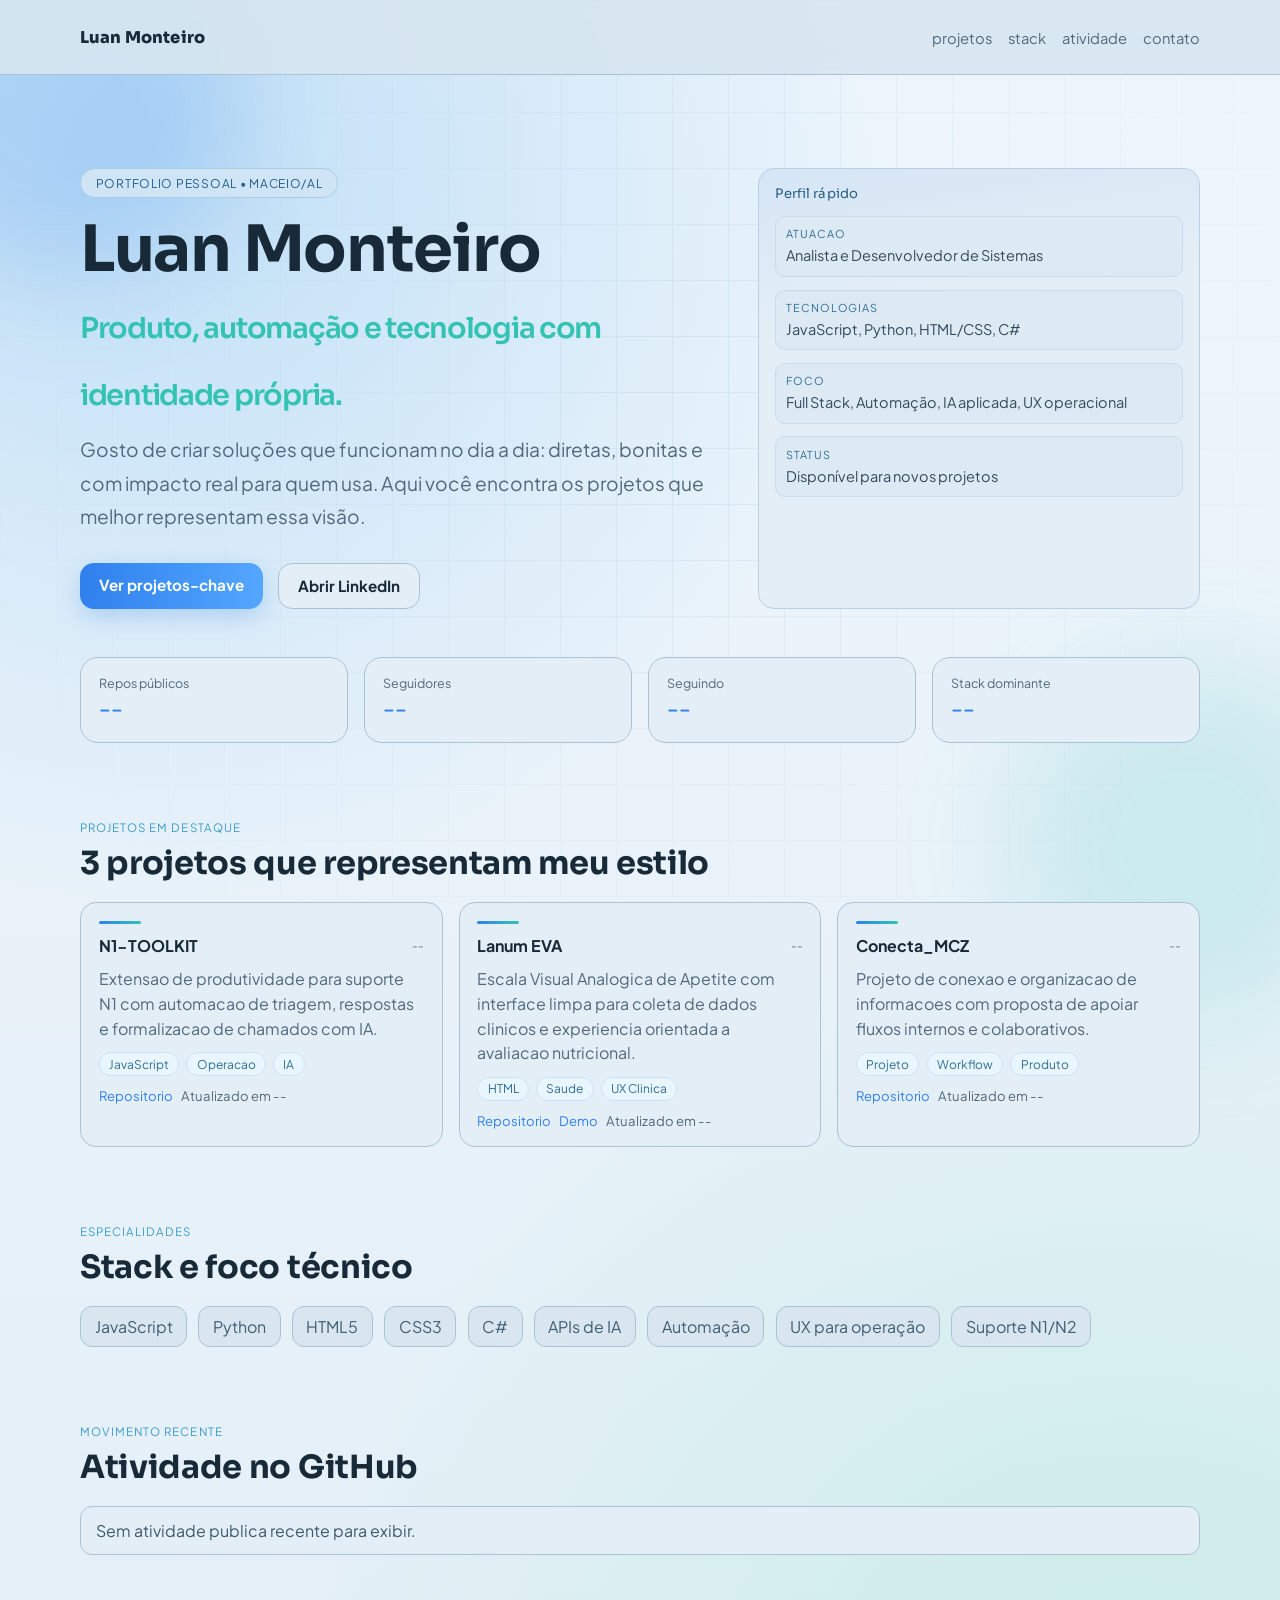
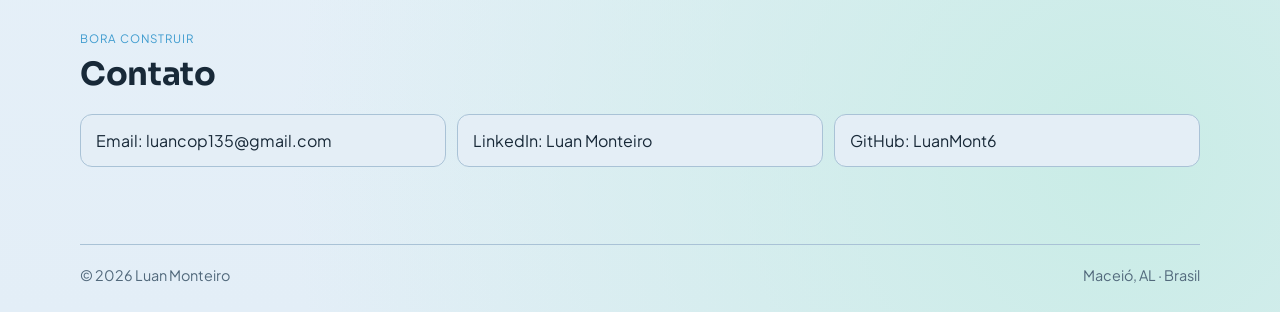
<file: index.html>
<!DOCTYPE html>
<html lang="pt-BR">
<head>
<meta charset="UTF-8">
<meta name="viewport" content="width=device-width, initial-scale=1.0">
<title>Luan Monteiro | Portfolio</title>
<link rel="icon" type="image/svg+xml" href="assets/icons/favicon.svg">
<link rel="icon" type="image/png" href="coding.png?v=2">
<link rel="preconnect" href="https://fonts.googleapis.com">
<link rel="preconnect" href="https://fonts.gstatic.com" crossorigin>
<link href="https://fonts.googleapis.com/css2?family=Sora:wght@400;500;700;800&family=Plus+Jakarta+Sans:wght@400;500;700&display=swap" rel="stylesheet">
<link rel="stylesheet" href="assets/css/index.css">
</head>
<body>
<div class="bg-grid"></div>
<div class="bg-glow bg-glow-a"></div>
<div class="bg-glow bg-glow-b"></div>

<header class="topbar">
  <div class="wrap topbar-inner">
    <a class="brand" href="#home">Luan Monteiro</a>
    <nav>
      <ul class="menu">
        <li><a href="#repos">projetos</a></li>
        <li><a href="#stack">stack</a></li>
        <li><a href="#activity">atividade</a></li>
        <li><a href="#contact">contato</a></li>
      </ul>
    </nav>
  </div>
</header>

<main id="home" class="wrap">
  <section class="hero reveal">
    <div class="hero-layout">
      <div>
        <p class="kicker">portfolio pessoal • maceio/al</p>
        <h1>
          Luan Monteiro<br>
          <span>Produto, automação e tecnologia com identidade própria.</span>
        </h1>
        <p class="hero-text">
          Gosto de criar soluções que funcionam no dia a dia: diretas, bonitas e com impacto real para quem usa. Aqui você encontra os projetos que melhor representam essa visão.
        </p>
        <div class="hero-actions">
          <a class="btn btn-primary" href="#repos">Ver projetos-chave</a>
          <a class="btn btn-ghost" href="https://www.linkedin.com/in/luan-monteiro-42628630a/" target="_blank" rel="noopener noreferrer">Abrir LinkedIn</a>
        </div>
      </div>
      <aside class="signature-card">
        <p class="signature-title">Perfil rápido</p>
        <ul>
          <li><span>atuacao</span>Analista e Desenvolvedor de Sistemas</li>
          <li><span>tecnologias</span>JavaScript, Python, HTML/CSS, C#</li>
          <li><span>foco</span>Full Stack, Automação, IA aplicada, UX operacional</li>
          <li><span>status</span>Disponível para novos projetos</li>
        </ul>
      </aside>
    </div>
  </section>

  <section class="metrics reveal" aria-label="Métricas GitHub">
    <article class="metric-card">
      <p class="metric-label">Repos públicos</p>
      <p id="reposCount" class="metric-value">--</p>
    </article>
    <article class="metric-card">
      <p class="metric-label">Seguidores</p>
      <p id="followersCount" class="metric-value">--</p>
    </article>
    <article class="metric-card">
      <p class="metric-label">Seguindo</p>
      <p id="followingCount" class="metric-value">--</p>
    </article>
    <article class="metric-card">
      <p class="metric-label">Stack dominante</p>
      <p id="topLang" class="metric-value">--</p>
    </article>
  </section>

  <section id="repos" class="section reveal">
    <div class="section-head">
      <p class="section-kicker">projetos em destaque</p>
      <h2>3 projetos que representam meu estilo</h2>
    </div>
    <div class="repos-grid pinned-projects">
      <article class="repo-card" data-repo="N1-TOOLKIT">
        <div class="repo-head">
          <a class="repo-title" href="https://github.com/LuanMont6/N1-TOOLKIT" target="_blank" rel="noopener noreferrer">N1-TOOLKIT</a>
          <span class="repo-time" data-field="time">--</span>
        </div>
        <p class="repo-desc">Extensao de produtividade para suporte N1 com automacao de triagem, respostas e formalizacao de chamados com IA.</p>
        <div class="repo-tags">
          <span data-field="language">JavaScript</span>
          <span>Operacao</span>
          <span>IA</span>
        </div>
        <div class="repo-links">
          <a data-field="repo-link" href="https://github.com/LuanMont6/N1-TOOLKIT" target="_blank" rel="noopener noreferrer">Repositorio</a>
          <a data-field="demo-link" class="hidden-link" href="#" target="_blank" rel="noopener noreferrer">Demo</a>
          <span data-field="updated">Atualizado em --</span>
        </div>
      </article>

      <article class="repo-card" data-repo="Escala-Visual-Analogica-de-Apetite">
        <div class="repo-head">
          <a class="repo-title" href="https://github.com/LuanMont6/Escala-Visual-Digital" target="_blank" rel="noopener noreferrer">Lanum EVA</a>
          <span class="repo-time" data-field="time">--</span>
        </div>
        <p class="repo-desc">Escala Visual Analogica de Apetite com interface limpa para coleta de dados clinicos e experiencia orientada a avaliacao nutricional.</p>
        <div class="repo-tags">
          <span data-field="language">HTML</span>
          <span>Saude</span>
          <span>UX Clinica</span>
        </div>
        <div class="repo-links">
          <a data-field="repo-link" href="https://lanum2025.github.io/Escala-Visual-Digital/" target="_blank" rel="noopener noreferrer">Repositorio</a>
          <a data-field="demo-link" href="https://lanum2025.github.io/Escala-Visual-Digital/" target="_blank" rel="noopener noreferrer">Demo</a>
          <span data-field="updated">Atualizado em --</span>
        </div>
      </article>

      <article class="repo-card" data-repo="Conecta_MCZ">
        <div class="repo-head">
          <a class="repo-title" href="https://github.com/LuanMont6/Conecta_MCZ" target="_blank" rel="noopener noreferrer">Conecta_MCZ</a>
          <span class="repo-time" data-field="time">--</span>
        </div>
        <p class="repo-desc">Projeto de conexao e organizacao de informacoes com proposta de apoiar fluxos internos e colaborativos.</p>
        <div class="repo-tags">
          <span data-field="language">Projeto</span>
          <span>Workflow</span>
          <span>Produto</span>
        </div>
        <div class="repo-links">
          <a data-field="repo-link" href="https://github.com/LuanMont6/Conecta_MCZ" target="_blank" rel="noopener noreferrer">Repositorio</a>
          <a data-field="demo-link" class="hidden-link" href="#" target="_blank" rel="noopener noreferrer">Demo</a>
          <span data-field="updated">Atualizado em --</span>
        </div>
      </article>
    </div>
  </section>

  <section id="stack" class="section reveal">
    <div class="section-head">
      <p class="section-kicker">especialidades</p>
      <h2>Stack e foco técnico</h2>
    </div>
    <div class="chips">
      <span>JavaScript</span>
      <span>Python</span>
      <span>HTML5</span>
      <span>CSS3</span>
      <span>C#</span>
      <span>APIs de IA</span>
      <span>Automação</span>
      <span>UX para operação</span>
      <span>Suporte N1/N2</span>
    </div>
  </section>

  <section id="activity" class="section reveal">
    <div class="section-head">
      <p class="section-kicker">movimento recente</p>
      <h2>Atividade no GitHub</h2>
    </div>
    <ul id="activityList" class="activity-list"></ul>
  </section>

  <section id="contact" class="section reveal">
    <div class="section-head">
      <p class="section-kicker">bora construir</p>
      <h2>Contato</h2>
    </div>
    <div class="contact-grid">
      <a href="mailto:luancop135@gmail.com" class="contact-item">Email: luancop135@gmail.com</a>
      <a href="https://www.linkedin.com/in/luan-monteiro-42628630a/" target="_blank" rel="noopener noreferrer" class="contact-item">LinkedIn: Luan Monteiro</a>
      <a href="https://github.com/LuanMont6" target="_blank" rel="noopener noreferrer" class="contact-item">GitHub: LuanMont6</a>
    </div>
  </section>
</main>

<footer class="wrap footer">
  <span>© <span id="currentYear"></span> Luan Monteiro</span>
  <span>Maceió, AL · Brasil</span>
</footer>

<script src="assets/js/index.js"></script>

</body>
</html>
</file>
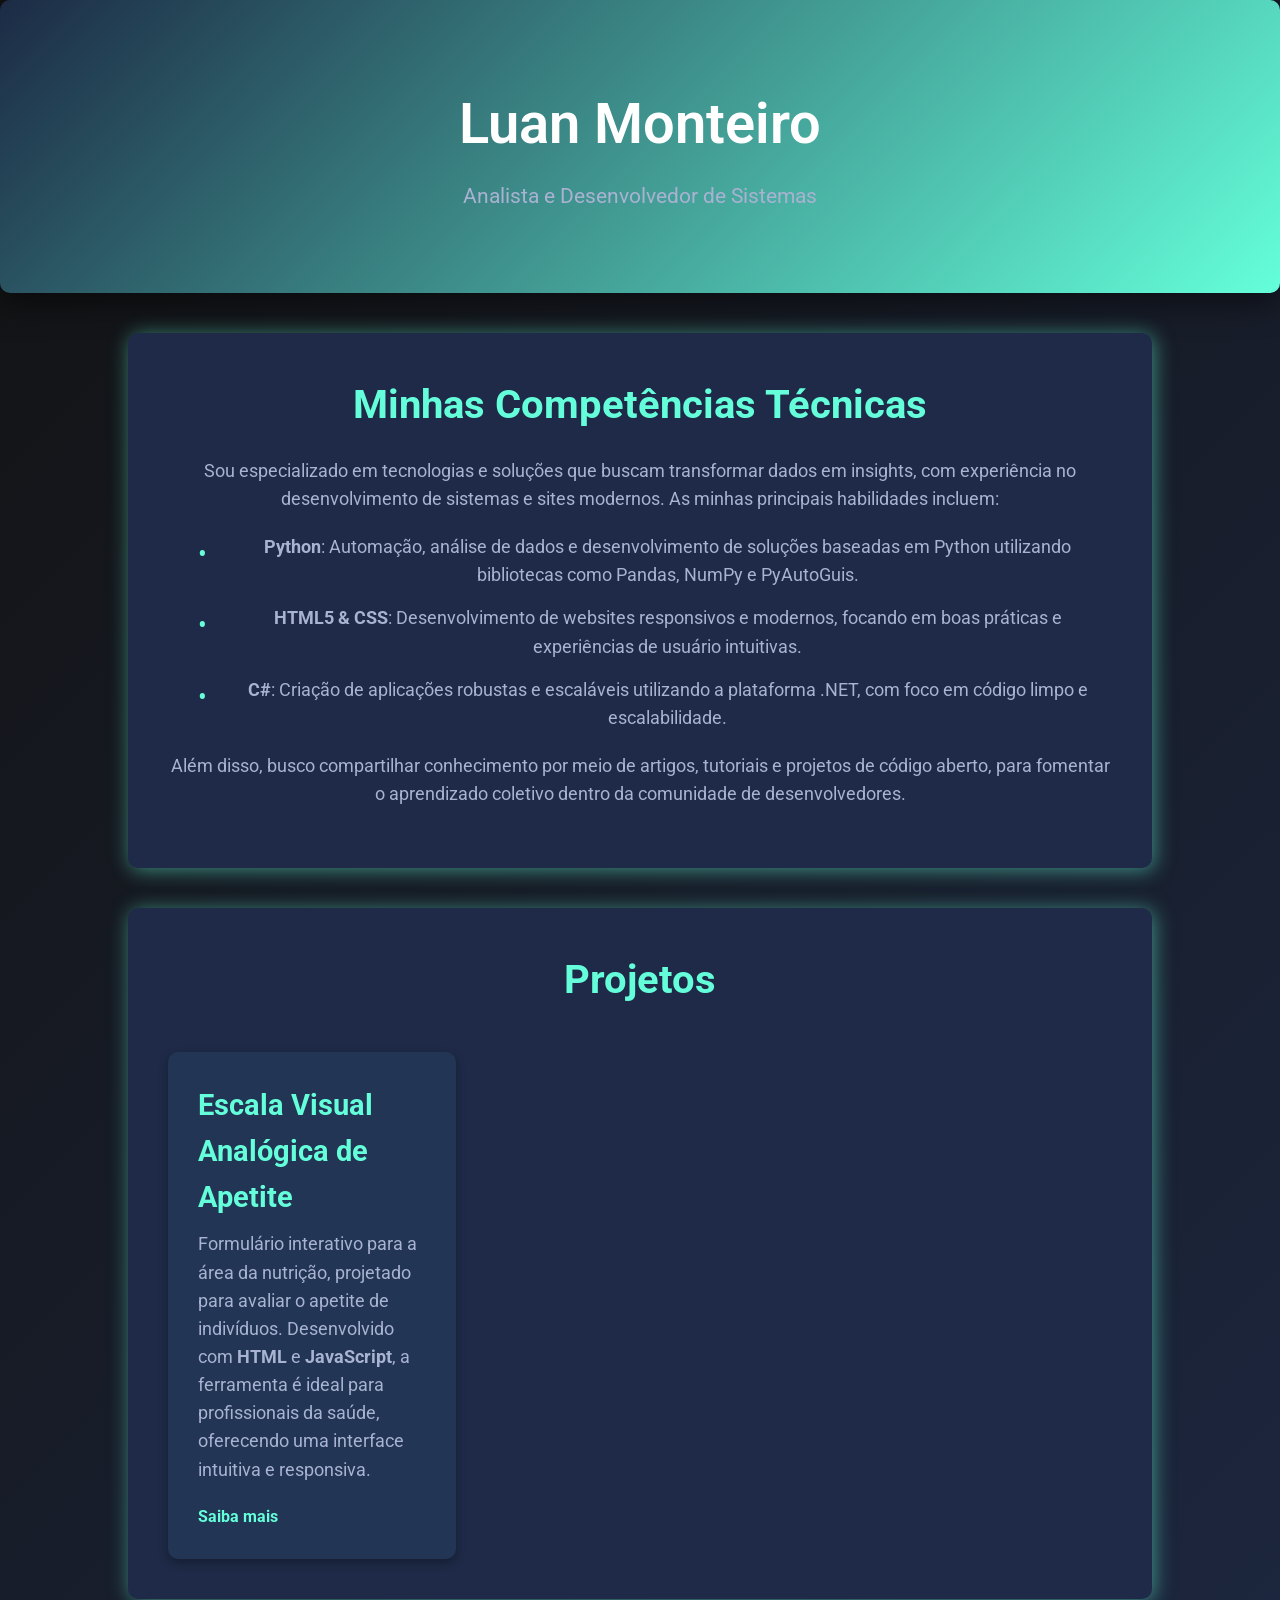
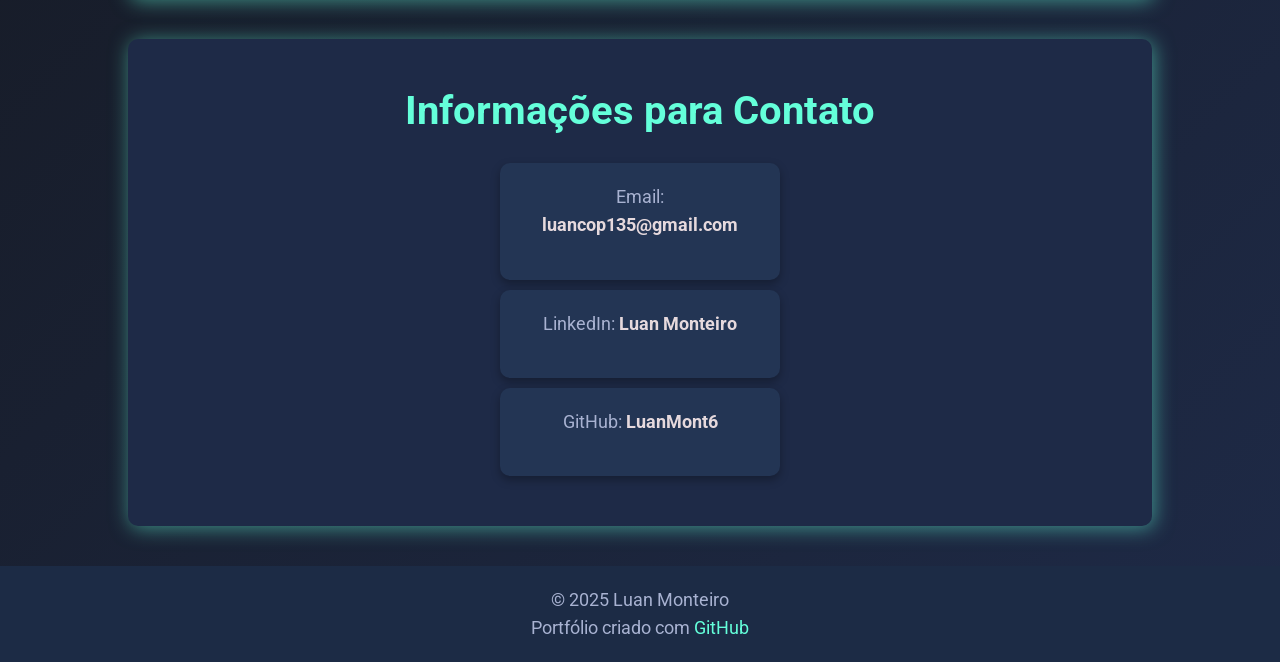
<file: port.html>
<!DOCTYPE html>
<html lang="pt-br">
<head>
    <meta charset="UTF-8">
    <meta name="viewport" content="width=device-width, initial-scale=1.0">
    <title>Portfólio - Luan Monteiro</title>
    <link rel="icon" type="image/png" href="coding.png?v=1">
    <link href="https://fonts.googleapis.com/css2?family=Poppins:wght@400;600&family=Roboto:wght@400;500&display=swap" rel="stylesheet">
    <link rel="stylesheet" href="assets/css/port.css">
</head>
<body>

    <header>
        <h1>Luan Monteiro</h1>
        <p>Analista e Desenvolvedor de Sistemas</p>
    </header>

    <section>
        <h2>Minhas Competências Técnicas</h2>
        <p>Sou especializado em tecnologias e soluções que buscam transformar dados em insights, com experiência no desenvolvimento de sistemas e sites modernos. As minhas principais habilidades incluem:</p>
        <ul>
            <li><strong>Python</strong>: Automação, análise de dados e desenvolvimento de soluções baseadas em Python utilizando bibliotecas como Pandas, NumPy e PyAutoGuis.</li>
            <li><strong>HTML5 & CSS</strong>: Desenvolvimento de websites responsivos e modernos, focando em boas práticas e experiências de usuário intuitivas.</li>
            <li><strong>C#</strong>: Criação de aplicações robustas e escaláveis utilizando a plataforma .NET, com foco em código limpo e escalabilidade.</li>
        </ul>

        <p>Além disso, busco compartilhar conhecimento por meio de artigos, tutoriais e projetos de código aberto, para fomentar o aprendizado coletivo dentro da comunidade de desenvolvedores.</p>
    </section>

    <section>
        <h2>Projetos</h2>
        <div class="projects">
            <div class="project">
                <h3>Escala Visual Analógica de Apetite</h3>
                <p>Formulário interativo para a área da nutrição, projetado para avaliar o apetite de indivíduos. Desenvolvido com <strong>HTML</strong> e <strong>JavaScript</strong>, a ferramenta é ideal para profissionais da saúde, oferecendo uma interface intuitiva e responsiva.</p>
                <a href="https://luanmont6.github.io/Escala-Visual-Analogica-de-Apetite/" target="_blank">Saiba mais</a>
            </div>
        </div>
    </section>

    <section>
        <h2>Informações para Contato</h2>
        <div class="contact-email">
            <p>Email: <a href="mailto:luancop135@gmail.com">luancop135@gmail.com</a></p>
        </div>
        <div class="linkedin">
            <p>LinkedIn: <a href="https://www.linkedin.com/in/luan-monteiro-42628630a/" target="_blank">Luan Monteiro</a></p>
        </div>
        <div class="github">
            <p>GitHub: <a href="https://github.com/LuanMont6" target="_blank">LuanMont6</a></p>
        </div>
    </section>

    <footer>
        <p>&copy; 2025 Luan Monteiro</p>
        <p>Portfólio criado com <a href="https://github.com/LuanMont6" target="_blank">GitHub</a></p>
    </footer>

</body>
</html>
</file>
<file: assets/css/index.css>
:root {
  --bg: #e3eef7;
  --bg-soft: #d8e7f3;
  --panel: #e4eef6;
  --panel-2: #d9e6f0;
  --line: #a9c2d6;
  --line-soft: #c7dceb;
  --text: #182938;
  --muted: #52697c;
  --accent: #2f80ed;
  --accent-2: #34c3b3;
  --accent-3: #3f9ccf;
  --heading: 'Sora', sans-serif;
  --body: 'Plus Jakarta Sans', sans-serif;
}

* {
  margin: 0;
  padding: 0;
  box-sizing: border-box;
}

.hidden-link {
  display: none;
}

html {
  scroll-behavior: smooth;
}

body {
  background:
    radial-gradient(circle at 12% 8%, #bfdff6 0%, transparent 36%),
    radial-gradient(circle at 88% 92%, #c9ece6 0%, transparent 40%),
    linear-gradient(180deg, #eef6fc 0%, #e3eef7 100%);
  color: var(--text);
  font-family: var(--body);
  min-height: 100vh;
  overflow-x: hidden;
}

.bg-grid {
  position: fixed;
  inset: 0;
  background-image:
    linear-gradient(var(--line-soft) 1px, transparent 1px),
    linear-gradient(90deg, var(--line-soft) 1px, transparent 1px);
  background-size: 56px 56px;
  mask-image: radial-gradient(circle at 50% 40%, black, transparent 85%);
  pointer-events: none;
  z-index: 0;
  opacity: 0.6;
}

.bg-glow {
  position: fixed;
  width: 360px;
  height: 360px;
  border-radius: 999px;
  filter: blur(52px);
  pointer-events: none;
  z-index: 0;
}

.bg-glow-a {
  top: -80px;
  left: -120px;
  background: rgba(47, 128, 237, 0.18);
  animation: driftA 11s ease-in-out infinite;
}

.bg-glow-b {
  right: -90px;
  bottom: -120px;
  background: rgba(52, 195, 179, 0.16);
  animation: driftB 14s ease-in-out infinite;
}

@keyframes driftA {
  0%,
  100% { transform: translate(0, 0); }
  50% { transform: translate(30px, 25px); }
}

@keyframes driftB {
  0%,
  100% { transform: translate(0, 0); }
  50% { transform: translate(-24px, -32px); }
}

.wrap {
  width: min(1120px, calc(100% - 2.4rem));
  margin-inline: auto;
  position: relative;
  z-index: 2;
}

.topbar {
  position: sticky;
  top: 0;
  z-index: 10;
  backdrop-filter: blur(8px);
  background: rgba(214, 229, 240, 0.92);
  border-bottom: 1px solid var(--line);
}

.topbar-inner {
  min-height: 74px;
  display: flex;
  align-items: center;
  justify-content: space-between;
}

.brand {
  color: var(--text);
  text-decoration: none;
  font-family: var(--heading);
  letter-spacing: 0.01em;
  font-size: 1.02rem;
  font-weight: 800;
}

.menu {
  list-style: none;
  display: flex;
  gap: 1rem;
}

.menu a {
  color: var(--muted);
  text-decoration: none;
  font-size: 0.92rem;
  transition: 0.2s ease;
  padding-bottom: 0.1rem;
  border-bottom: 1px solid transparent;
}

.menu a:hover {
  color: var(--text);
  border-bottom-color: var(--accent);
}

.hero {
  padding: 5.8rem 0 3rem;
}

.hero-layout {
  display: grid;
  grid-template-columns: 1.5fr 1fr;
  gap: 1rem;
  align-items: stretch;
}

.kicker {
  width: fit-content;
  border: 1px solid #a9cde7;
  border-radius: 999px;
  padding: 0.42rem 0.92rem;
  color: #245f8f;
  font-size: 0.75rem;
  letter-spacing: 0.06em;
  text-transform: uppercase;
  margin-bottom: 1.2rem;
  background: #cfe4f4;
}

.hero h1 {
  font-family: var(--heading);
  font-size: clamp(2rem, 7vw, 4rem);
  line-height: 1.04;
  margin-bottom: 1rem;
  letter-spacing: -0.02em;
}

.hero h1 span {
  color: var(--accent-2);
  font-size: clamp(1.05rem, 2.4vw, 1.8rem);
  font-weight: 600;
}

.hero-text {
  max-width: 820px;
  color: var(--muted);
  font-size: clamp(1rem, 2.2vw, 1.2rem);
  line-height: 1.75;
}

.signature-card {
  border: 1px solid #b8d0e4;
  border-radius: 16px;
  background:
    linear-gradient(170deg, rgba(47, 128, 237, 0.08), transparent 34%),
    var(--panel);
  padding: 1rem 1rem 1.1rem;
}

.signature-title {
  font-family: var(--heading);
  letter-spacing: 0.01em;
  font-size: 0.82rem;
  margin-bottom: 0.9rem;
  color: #275f84;
}

.signature-card ul {
  list-style: none;
  display: grid;
  gap: 0.8rem;
}

.signature-card li {
  border: 1px solid var(--line-soft);
  background: #ddeaf4;
  border-radius: 10px;
  padding: 0.58rem 0.62rem;
  color: #324b5c;
  font-size: 0.91rem;
  line-height: 1.45;
}

.signature-card li span {
  display: block;
  text-transform: uppercase;
  letter-spacing: 0.08em;
  color: #2f6f99;
  font-size: 0.68rem;
  margin-bottom: 0.2rem;
}

.hero-actions {
  margin-top: 1.8rem;
  display: flex;
  flex-wrap: wrap;
  gap: 0.9rem;
}

.btn {
  text-decoration: none;
  border-radius: 14px;
  padding: 0.78rem 1.2rem;
  font-weight: 700;
  font-size: 0.95rem;
  transition: transform 0.2s ease, box-shadow 0.2s ease;
}

.btn:hover {
  transform: translateY(-1px);
}

.btn-primary {
  color: #fff;
  background: linear-gradient(90deg, var(--accent), #54a6ff);
  box-shadow: 0 8px 22px rgba(47, 128, 237, 0.25);
}

.btn-ghost {
  color: var(--text);
  border: 1px solid var(--line);
  background: var(--panel);
}

.section {
  margin: 4.8rem 0;
}

.section-head {
  margin-bottom: 1.2rem;
}

.section-kicker {
  color: var(--accent-3);
  text-transform: uppercase;
  letter-spacing: 0.09em;
  font-size: 0.72rem;
  margin-bottom: 0.5rem;
}

.section h2 {
  font-family: var(--heading);
  font-size: clamp(1.3rem, 3vw, 2rem);
  letter-spacing: -0.01em;
}

.metrics {
  display: grid;
  gap: 1rem;
  grid-template-columns: repeat(4, minmax(0, 1fr));
}

.metric-card {
  border: 1px solid var(--line);
  border-radius: 18px;
  padding: 1.1rem;
  background: var(--panel);
}

.metric-label {
  color: var(--muted);
  font-size: 0.78rem;
}

.metric-value {
  margin-top: 0.2rem;
  font-family: var(--heading);
  color: #2f80ed;
  font-size: 1.45rem;
}

.repos-grid {
  display: grid;
  gap: 1rem;
  grid-template-columns: repeat(auto-fit, minmax(260px, 1fr));
}

.pinned-projects {
  grid-template-columns: repeat(3, minmax(0, 1fr));
}

.repo-card {
  border: 1px solid var(--line);
  border-radius: 16px;
  background: var(--panel);
  padding: 1.1rem;
  display: flex;
  flex-direction: column;
  gap: 0.7rem;
  transition: transform 0.22s ease, border-color 0.22s ease;
}

.repo-card::before {
  content: '';
  height: 3px;
  width: 42px;
  border-radius: 4px;
  background: linear-gradient(90deg, var(--accent), var(--accent-2));
  display: block;
}

.repo-card:hover {
  transform: translateY(-3px);
  border-color: #9ec5e1;
}

.repo-head {
  display: flex;
  align-items: center;
  justify-content: space-between;
  gap: 0.8rem;
}

.repo-title {
  font-size: 1rem;
  color: var(--text);
  text-decoration: none;
  font-weight: 700;
}

.repo-time {
  font-size: 0.72rem;
  color: var(--muted);
  white-space: nowrap;
}

.repo-desc {
  color: var(--muted);
  line-height: 1.55;
  min-height: 3.6rem;
}

.repo-tags {
  display: flex;
  flex-wrap: wrap;
  gap: 0.45rem;
}

.repo-tags span {
  border: 1px solid #cbe3f3;
  border-radius: 999px;
  padding: 0.2rem 0.58rem;
  font-size: 0.75rem;
  color: #2f6e96;
  background: #eaf6ff;
}

.repo-links {
  display: flex;
  gap: 0.5rem;
  flex-wrap: wrap;
}

.repo-links a {
  text-decoration: none;
  font-size: 0.82rem;
  color: #2f80ed;
}

.repo-links span {
  font-size: 0.82rem;
  color: var(--muted);
}

.chips {
  display: flex;
  flex-wrap: wrap;
  gap: 0.7rem;
}

.chips span {
  border: 1px solid var(--line);
  border-radius: 12px;
  padding: 0.55rem 0.85rem;
  background: var(--panel-2);
  color: #3f5f74;
}

.activity-list {
  list-style: none;
  display: grid;
  gap: 0.7rem;
}

.activity-list li {
  border: 1px solid var(--line);
  border-radius: 12px;
  background: var(--panel);
  padding: 0.8rem 0.95rem;
  color: #3f5a6d;
}

.contact-grid {
  display: grid;
  gap: 0.7rem;
  grid-template-columns: repeat(auto-fit, minmax(220px, 1fr));
}

.contact-item {
  text-decoration: none;
  color: var(--text);
  border: 1px solid var(--line);
  border-radius: 12px;
  padding: 0.95rem;
  background: var(--panel);
}

.contact-item:hover {
  border-color: #9ec5e1;
}

.footer {
  border-top: 1px solid var(--line);
  margin: 4rem auto 1.8rem;
  padding-top: 1.3rem;
  color: var(--muted);
  display: flex;
  justify-content: space-between;
  gap: 1rem;
  font-size: 0.9rem;
}

.reveal {
  opacity: 0;
  transform: translateY(18px);
  transition: opacity 0.65s ease, transform 0.65s ease;
}

.reveal.visible {
  opacity: 1;
  transform: translateY(0);
}

@media (max-width: 900px) {
  .hero-layout {
    grid-template-columns: 1fr;
  }

  .metrics {
    grid-template-columns: repeat(2, minmax(0, 1fr));
  }

  .pinned-projects {
    grid-template-columns: 1fr;
  }
}

@media (max-width: 700px) {
  .topbar-inner {
    min-height: 62px;
  }

  .menu {
    gap: 0.65rem;
    flex-wrap: wrap;
    justify-content: flex-end;
  }

  .menu a {
    font-size: 0.82rem;
  }

  .hero {
    padding-top: 4.6rem;
  }

  .metrics {
    grid-template-columns: 1fr;
  }

  .footer {
    flex-direction: column;
  }
}
</file>
<file: assets/css/port.css>
* {
            margin: 0;
            padding: 0;
            box-sizing: border-box;
            font-family: 'Roboto', sans-serif;
        }

        body {
            background: linear-gradient(135deg, #121212, #1e2a47);
            color: white;
            text-align: center;
            line-height: 1.6;
            transition: background 0.5s ease;
        }

        header {
            background: linear-gradient(135deg, #1c2b45, #64ffda);
            padding: 80px 20px;
            box-shadow: 0px 10px 30px rgba(0, 0, 0, 0.5);
            margin-bottom: 40px;
            border-radius: 10px;
        }

        header h1 {
            font-size: 3.5em;
            color: #fff;
            margin-bottom: 10px;
            font-weight: 600;
        }

        header p {
            font-size: 1.3em;
            color: #a8b2d1;
            font-weight: 400;
        }

        section {
            margin: 40px auto;
            padding: 40px;
            width: 80%;
            max-width: 1200px;
            background: #1e2a47;
            border-radius: 10px;
            box-shadow: 2px 2px 20px rgba(100, 255, 218, 0.5);
            transition: transform 0.3s ease-in-out;
        }

        section:hover {
            transform: translateY(-10px);
        }

        section h2 {
            font-size: 2.5em;
            color: #64ffda;
            margin-bottom: 20px;
        }

        section p, section ul {
            font-size: 1.1em;
            color: #a8b2d1;
            margin-bottom: 20px;
        }

        section ul {
            list-style: none;
            padding-left: 30px;
        }

        section ul li {
            margin-bottom: 15px;
            position: relative;
            padding-left: 25px;
        }

        section ul li:before {
            content: "•";
            color: #64ffda;
            font-size: 1.5em;
            position: absolute;
            left: 0;
            top: 0;
        }

        .projects {
            display: grid;
            grid-template-columns: repeat(auto-fill, minmax(280px, 1fr));
            gap: 40px;
            margin-top: 40px;
        }

        .project {
            background: #233554;
            padding: 30px;
            border-radius: 10px;
            transition: transform 0.3s ease-in-out, box-shadow 0.3s ease-in-out;
            box-shadow: 0px 4px 10px rgba(0, 0, 0, 0.3);
            text-align: left;
            overflow: hidden;
        }

        .project:hover {
            transform: translateY(-10px);
            box-shadow: 0px 10px 30px rgba(100, 255, 218, 0.8);
        }

        .project h3 {
            font-size: 1.8em;
            color: #64ffda;
            margin-bottom: 10px;
        }

        .project p {
            font-size: 1.1em;
            margin-bottom: 20px;
            color: #a8b2d1;
        }

        .project a {
            display: block;
            margin-top: 10px;
            text-decoration: none;
            color: #64ffda;
            font-weight: bold;
            transition: color 0.3s ease;
        }

        .project a:hover {
            color: #ffffff;
        }

        footer {
            background: #1c2b45;
            padding: 20px;
            margin-top: 40px;
            font-size: 1.1em;
            color: #a8b2d1;
        }

        footer a {
            color: #64ffda;
            text-decoration: none;
        }

        footer a:hover {
            color: white;
        }

        .contact-email, .linkedin, .github {
            background: #233554;
            padding: 20px;
            border-radius: 10px;
            width: 280px;
            transition: transform 0.3s ease-in-out, box-shadow 0.3s ease-in-out;
            box-shadow: 0px 4px 10px rgba(0, 0, 0, 0.3);
            margin: 10px auto;
        }

        .contact-email:hover, .linkedin:hover, .github:hover {
            transform: translateY(-10px);
            box-shadow: 0px 4px 20px rgba(100, 255, 218, 0.8);
        }

        .contact-email a,
        .linkedin a,
        .github a {
            color: #e6d9dd;
            font-weight: bold;
            text-decoration: none;
        }

        .contact-email a:hover,
        .linkedin a:hover,
        .github a:hover {
            color: #64ffda;
        }

        /* Responsividade */
        @media (max-width: 768px) {
            header h1 {
                font-size: 2.8em;
            }

            header p {
                font-size: 1.1em;
            }

            section {
                width: 90%;
            }

            .projects {
                grid-template-columns: 1fr;
            }

            .project {
                width: 100%;
                max-width: 320px;
                margin-bottom: 20px;
            }

            .contact-email, .linkedin, .github {
                width: 90%;
            }
        }
</file>
